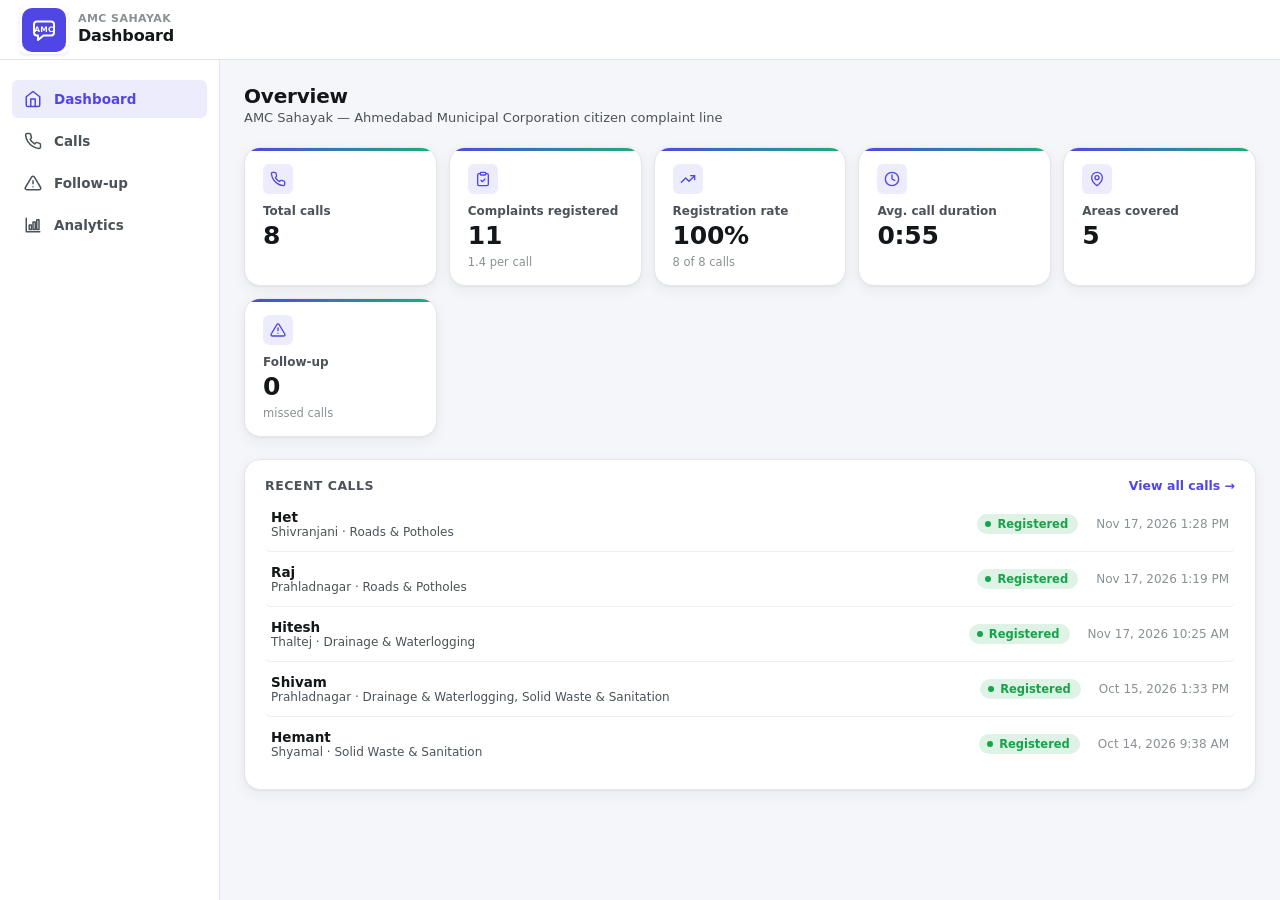
<file: dashboard/index.html>
<!doctype html>
<html lang="en">
<head>
<meta charset="UTF-8" />
<meta name="viewport" content="width=device-width, initial-scale=1.0" />
<title>Dashboard — AMC Sahayak Call Analytics</title>
<link rel="stylesheet" href="assets/app.css" />
</head>
<body data-page="dashboard" data-title="Dashboard" data-show-range="false">
<div class="app-shell">
  <div class="body-row">
    <main class="page-content" id="page-content">
      <div class="page-inner">

        <div class="page-header">
          <div>
            <h1>Overview</h1>
            <p>AMC Sahayak — Ahmedabad Municipal Corporation citizen complaint line</p>
          </div>
        </div>

        <div class="kpi-row" id="kpi-row"></div>

        <div class="card">
          <div class="section-header">
            <h2 style="margin:0;">Recent calls</h2>
            <a class="view-all" href="calls.html">View all calls →</a>
          </div>
          <div class="recent-list" id="recent-list"></div>
        </div>


      </div>
    </main>
  </div>
</div>

<script src="calls_data.js"></script>
<script src="assets/dashboard-lib.js"></script>
<script src="assets/layout.js"></script>
<script>
(function () {
  const lib = window.DashboardLib;
  const data = (typeof CALLS_DATA !== "undefined") ? CALLS_DATA : [];

  lib.renderKPIs("kpi-row", data);

  const recent = lib.sortByNewest(data).slice(0, 5);
  const list = document.getElementById("recent-list");
  if (!recent.length) {
    list.innerHTML = `<div class="empty-state">${lib.ICONS.search}<div>No calls yet.</div></div>`;
  } else {
    list.innerHTML = recent.map(r => {
      const when = r.call_datetime_display || r.call_date || "—";
      const who = r.caller_name || "Not given";
      const dept = [r.area, lib.categoriesOf(r).join(", ")].filter(Boolean).join(" · ") || "—";
      return `
        <a class="recent-item" href="call.html?id=${encodeURIComponent(r.id)}">
          <div class="who">
            <div class="who-text">
              <div class="name">${lib.escapeHtml(who)}</div>
              <div class="meta">${lib.escapeHtml(dept)}</div>
            </div>
          </div>
          <div class="recent-right">
            ${lib.statusBadge(r)}
            <span class="when">${lib.escapeHtml(when)}</span>
          </div>
        </a>
      `;
    }).join("");
  }
})();
</script>
</body>
</html>
</file>
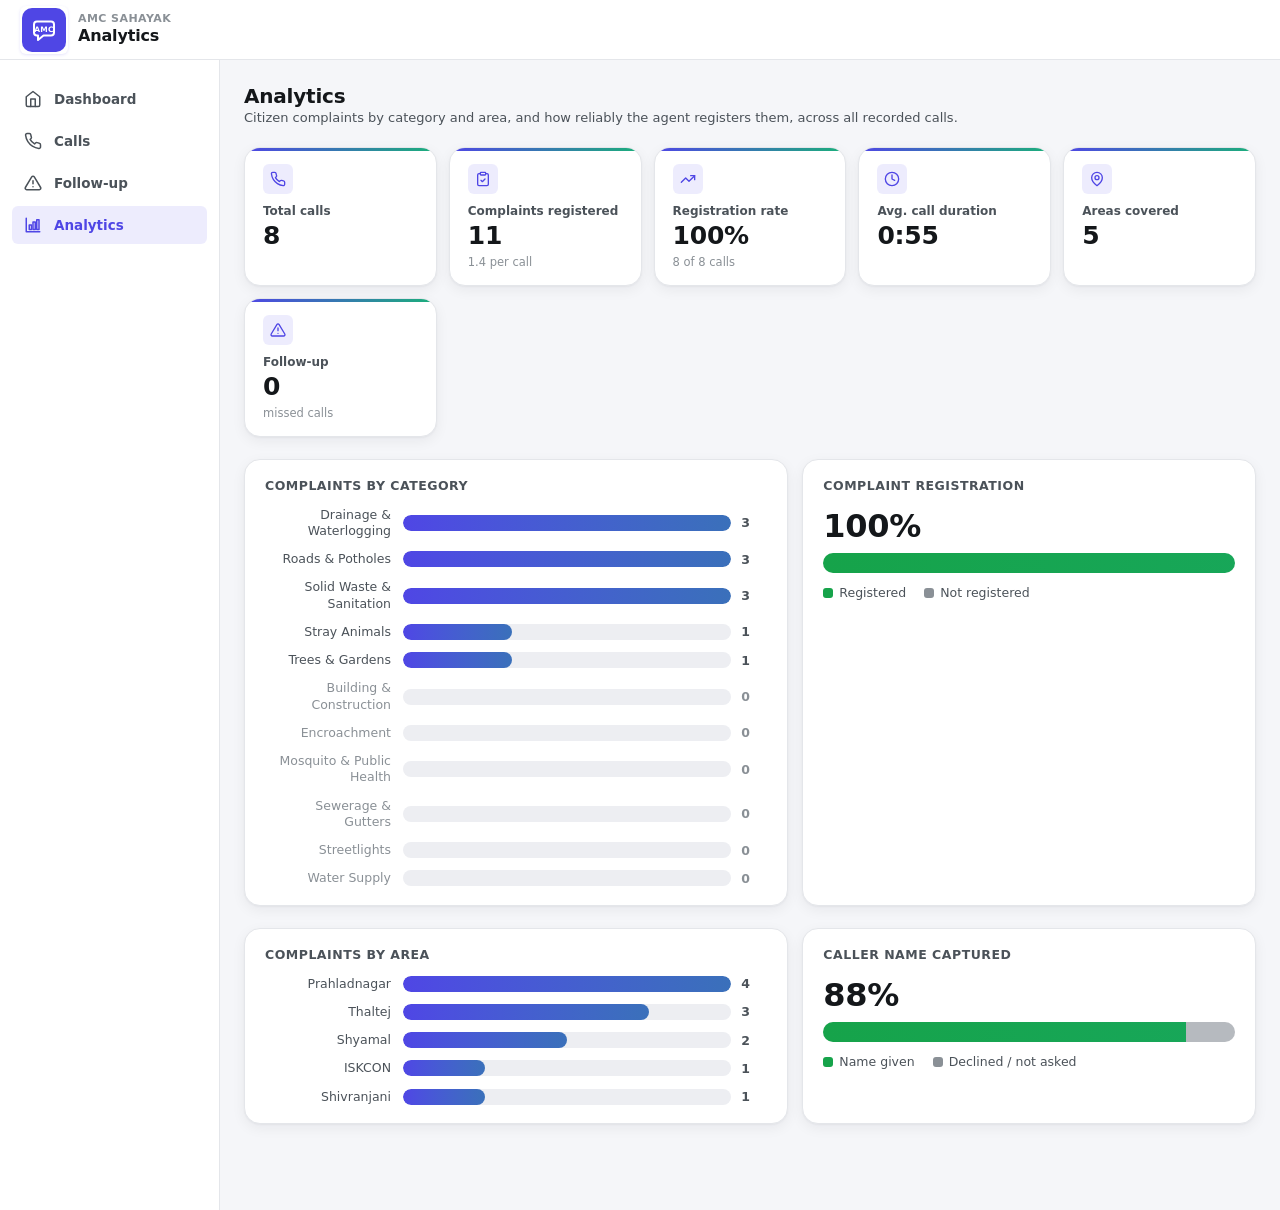
<file: dashboard/analytics.html>
<!doctype html>
<html lang="en">
<head>
<meta charset="UTF-8" />
<meta name="viewport" content="width=device-width, initial-scale=1.0" />
<title>Analytics — AMC Sahayak Call Analytics</title>
<link rel="stylesheet" href="assets/app.css" />
</head>
<body data-page="analytics" data-title="Analytics" data-show-range="false">
<div class="app-shell">
  <div class="body-row">
    <main class="page-content" id="page-content">
      <div class="page-inner">

        <div class="page-header">
          <div>
            <h1>Analytics</h1>
            <p>Citizen complaints by category and area, and how reliably the agent registers them, across all recorded calls.</p>
          </div>
        </div>

        <div class="kpi-row" id="kpi-row"></div>

        <div class="chart-row">
          <div class="card">
            <h2>Complaints by category</h2>
            <div id="category-chart"></div>
          </div>
          <div class="card">
            <h2>Complaint registration</h2>
            <div class="outcome-pct" id="outcome-pct">—</div>
            <div class="outcome-bar" id="outcome-bar"></div>
            <div class="legend">
              <span><span class="swatch" style="background:var(--status-good)"></span>Registered</span>
              <span><span class="swatch" style="background:var(--muted)"></span>Not registered</span>
            </div>
          </div>
        </div>

        <div class="chart-row">
          <div class="card">
            <h2>Complaints by area</h2>
            <div id="area-chart"></div>
          </div>
          <div class="card">
            <h2>Caller name captured</h2>
            <div class="outcome-pct" id="name-pct">—</div>
            <div class="outcome-bar" id="name-bar"></div>
            <div class="legend">
              <span><span class="swatch" style="background:var(--status-good)"></span>Name given</span>
              <span><span class="swatch" style="background:var(--muted)"></span>Declined / not asked</span>
            </div>
          </div>
        </div>


      </div>
    </main>
  </div>
</div>

<script src="calls_data.js"></script>
<script src="assets/dashboard-lib.js"></script>
<script src="assets/layout.js"></script>
<script>
(function () {
  const lib = window.DashboardLib;
  const data = (typeof CALLS_DATA !== "undefined") ? CALLS_DATA : [];

  lib.renderKPIs("kpi-row", data);
  lib.renderCategoryChart("category-chart", data);
  lib.renderOutcome("outcome-pct", "outcome-bar", data);
  lib.renderAreaChart("area-chart", data);
  const answered = data.filter(r => r.call_status !== "missed");
  lib.renderSplit("name-pct", "name-bar", answered, r => !!r.caller_name, "Name given", "Declined / not asked");
})();
</script>
</body>
</html>
</file>
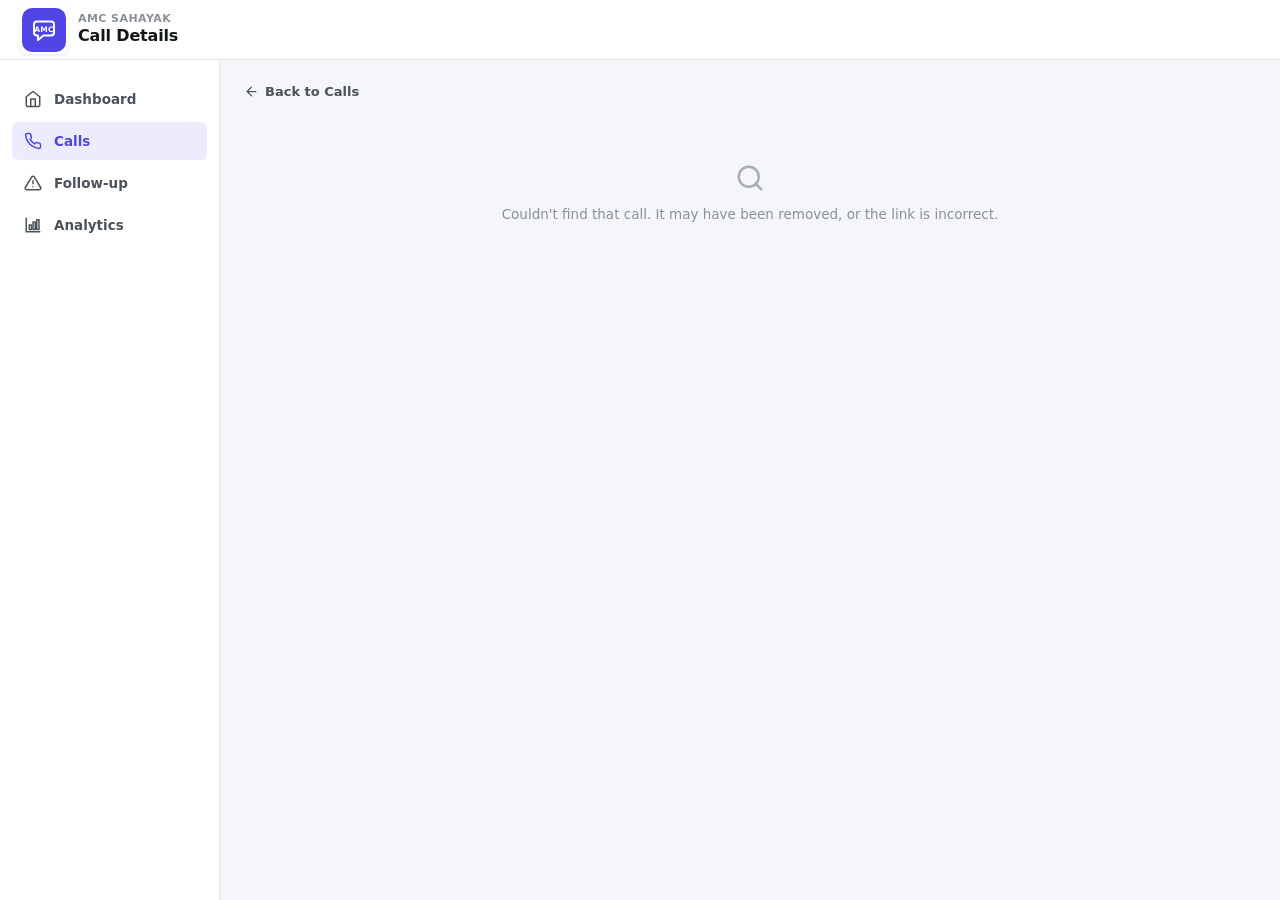
<file: dashboard/call.html>
<!doctype html>
<html lang="en">
<head>
<meta charset="UTF-8" />
<meta name="viewport" content="width=device-width, initial-scale=1.0" />
<title>Call Details — AMC Sahayak Call Analytics</title>
<link rel="stylesheet" href="assets/app.css" />
</head>
<body data-page="call" data-title="Call Details" data-show-range="false">
<div class="app-shell">
  <div class="body-row">
    <main class="page-content" id="page-content">
      <div class="page-inner">

        <a class="back-link" href="calls.html" id="back-link"></a>

        <div id="call-header" class="page-header" style="display:none;">
          <div>
            <h1 id="call-title">Call details</h1>
            <p id="call-subtitle"></p>
          </div>
          <span id="call-badge-slot"></span>
        </div>

        <div class="card" id="call-card" style="display:none;"></div>

        <div class="empty-state" id="not-found" style="display:none;">
          <span id="not-found-icon-slot"></span>
          <div>Couldn't find that call. It may have been removed, or the link is incorrect.</div>
        </div>

      </div>
    </main>
  </div>
</div>

<script src="calls_data.js"></script>
<script src="assets/dashboard-lib.js"></script>
<script src="assets/layout.js"></script>
<script>
(function () {
  const lib = window.DashboardLib;
  const data = (typeof CALLS_DATA !== "undefined") ? CALLS_DATA : [];

  document.getElementById("back-link").innerHTML = lib.ICONS.arrowLeft + "<span>Back to Calls</span>";

  const params = new URLSearchParams(window.location.search);
  const id = params.get("id");
  const record = id ? data.find(r => r.id === id) : null;

  if (!record) {
    document.getElementById("not-found-icon-slot").outerHTML = lib.ICONS.search;
    document.getElementById("not-found").style.display = "block";
    return;
  }

  document.title = (record.caller_name || "Call") + " — Call Details — AMC Sahayak Call Analytics";
  document.getElementById("call-header").style.display = "flex";
  document.getElementById("call-title").textContent = record.caller_name || "Anonymous caller";
  document.getElementById("call-subtitle").textContent =
    [record.call_datetime_display || record.call_date, record.area, record.phone].filter(Boolean).join(" · ");
  document.getElementById("call-badge-slot").innerHTML = lib.statusBadge(record);

  const card = document.getElementById("call-card");
  card.style.display = "block";
  card.innerHTML = lib.renderDetail(record);
  lib.wireTranscriptToggle(card);
})();
</script>
</body>
</html>
</file>
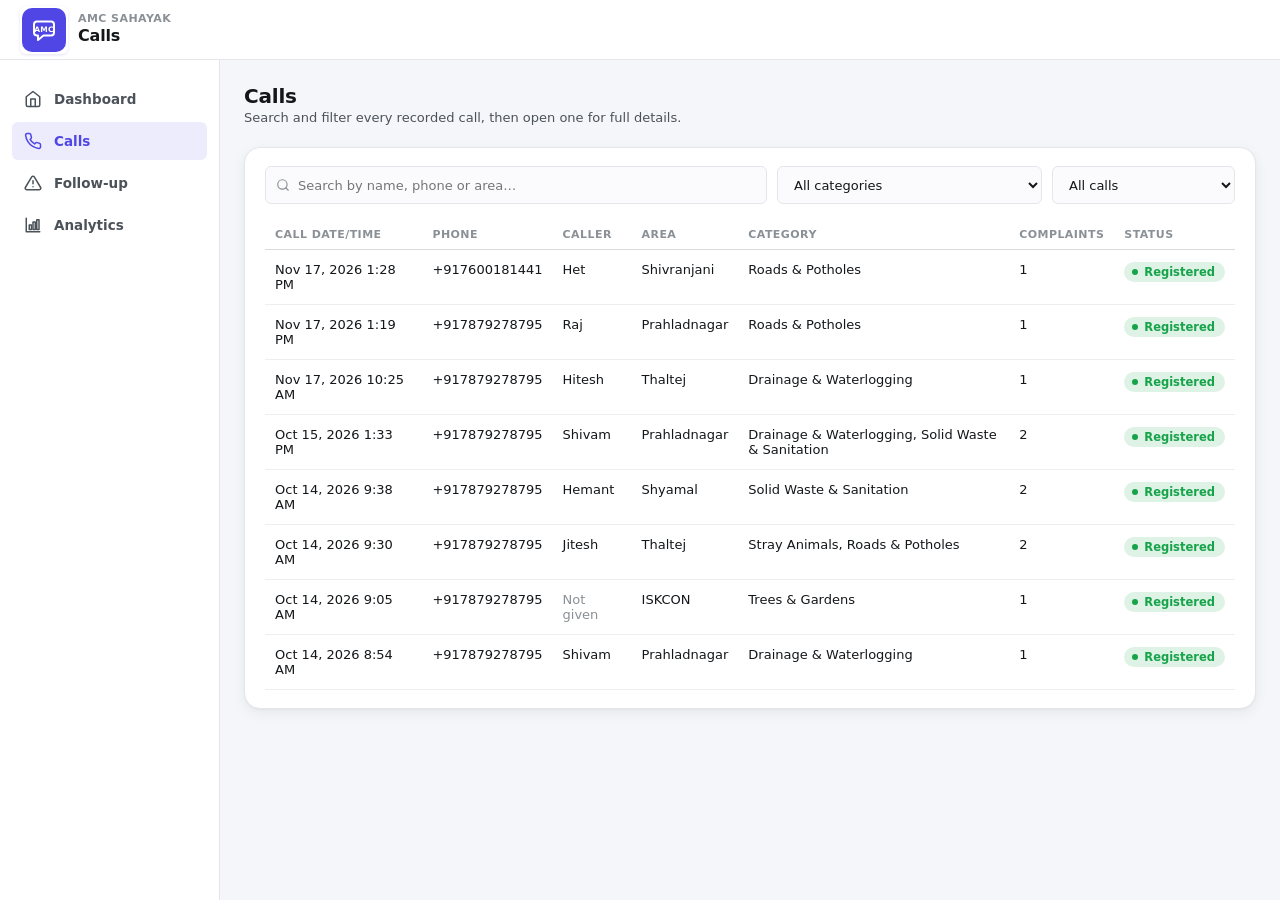
<file: dashboard/calls.html>
<!doctype html>
<html lang="en">
<head>
<meta charset="UTF-8" />
<meta name="viewport" content="width=device-width, initial-scale=1.0" />
<title>Calls — AMC Sahayak Call Analytics</title>
<link rel="stylesheet" href="assets/app.css" />
</head>
<body data-page="calls" data-title="Calls" data-show-range="false">
<div class="app-shell">
  <div class="body-row">
    <main class="page-content" id="page-content">
      <div class="page-inner">

        <div class="page-header">
          <div>
            <h1>Calls</h1>
            <p>Search and filter every recorded call, then open one for full details.</p>
          </div>
        </div>

        <div class="card">
          <div class="filters">
            <div class="field search">
              <span aria-hidden="true" id="search-icon-slot"></span>
              <input id="search" type="text" placeholder="Search by name, phone or area…" aria-label="Search by name, phone number or area" />
            </div>
            <select id="category-filter" aria-label="Filter by complaint category"><option value="">All categories</option></select>
            <select id="status-filter" aria-label="Filter by complaint status">
              <option value="">All calls</option>
              <option value="registered">Complaint registered</option>
              <option value="pending">Not registered</option>
              <option value="missed">Missed</option>
            </select>
          </div>
          <div class="table-scroll">
            <table>
              <thead>
                <tr>
                  <th>Call date/time</th>
                  <th>Phone</th>
                  <th>Caller</th>
                  <th>Area</th>
                  <th>Category</th>
                  <th>Complaints</th>
                  <th>Status</th>
                </tr>
              </thead>
              <tbody id="calls-tbody"></tbody>
            </table>
          </div>
          <div class="empty-state" id="empty-state" style="display:none;">
            <span id="empty-icon-slot"></span>
            <div>No calls match these filters.</div>
          </div>
        </div>


      </div>
    </main>
  </div>
</div>

<script src="calls_data.js"></script>
<script src="assets/dashboard-lib.js"></script>
<script src="assets/layout.js"></script>
<script>
(function () {
  const lib = window.DashboardLib;
  const data = (typeof CALLS_DATA !== "undefined") ? CALLS_DATA : [];

  document.getElementById("search-icon-slot").outerHTML = lib.ICONS.search;
  document.getElementById("empty-icon-slot").outerHTML = lib.ICONS.search;

  lib.populateCategoryFilter("category-filter", data);

  const searchParams = new URLSearchParams(window.location.search);
  const initialStatus = searchParams.get("status");
  const isFollowUpView = searchParams.get("view") === "followup";

  if (isFollowUpView) {
    document.getElementById("status-filter").value = "missed";
  } else if (initialStatus === "missed" || initialStatus === "registered" || initialStatus === "pending") {
    document.getElementById("status-filter").value = initialStatus;
  }

  if (isFollowUpView) {
    document.title = "Follow-up — AMC Sahayak Call Analytics";
    const h1 = document.querySelector(".page-header h1");
    if (h1) h1.textContent = "Follow-up";
    const subtitle = document.querySelector(".page-header p");
    if (subtitle) subtitle.textContent = "Missed calls that need a follow-up.";
    document.getElementById("status-filter").style.display = "none";
  }

  function detailsUrlFor(r) {
    return "call.html?id=" + encodeURIComponent(r.id);
  }

  function applyFilters() {
    const q = document.getElementById("search").value.trim().toLowerCase();
    const category = document.getElementById("category-filter").value;
    const status = document.getElementById("status-filter").value;

    let rows = data.filter(r => {
      if (q) {
        const hay = `${r.caller_name || ""} ${r.phone || ""} ${r.area || ""} ${r.location || ""}`.toLowerCase();
        if (!hay.includes(q)) return false;
      }
      if (category && !lib.categoriesOf(r).includes(category)) return false;
      if (status === "registered" && !r.complaint_registered) return false;
      if (status === "pending" && (r.complaint_registered || r.call_status === "missed")) return false;
      if (status === "missed" && r.call_status !== "missed") return false;
      return true;
    });
    lib.renderTable("calls-tbody", "empty-state", lib.sortByNewest(rows), detailsUrlFor);
  }

  document.getElementById("search").addEventListener("input", applyFilters);
  document.getElementById("category-filter").addEventListener("change", applyFilters);
  document.getElementById("status-filter").addEventListener("change", applyFilters);

  applyFilters();
})();
</script>
</body>
</html>
</file>
<file: dashboard/assets/app.css>
/* Shared styles for all dashboard pages. Deliberately a single formal
   light theme — white cards on a soft neutral page, no dark-mode switch. */
:root {
  color-scheme: light;
  --page:           #f5f6f9;
  --surface-1:      #ffffff;
  --surface-2:      #fbfbfd;
  --text-primary:   #14171a;
  --text-secondary: #4b5259;
  --muted:          #8a9096;
  --gridline:       #edeef2;
  --baseline:       #d7dbde;
  --border:         #e4e6ea;

  --accent:         #4f46e5; /* indigo — AI/voice identity */
  --accent-dark:    #3f37c9;
  --accent-soft:    color-mix(in srgb, var(--accent) 10%, transparent);
  --accent-soft-2:  color-mix(in srgb, var(--accent) 6%, transparent);

  --series-1:       #4f46e5;
  --series-2:       #eb6834;
  --series-3:       #1baf7a;
  --status-good:    #16a34a;
  --status-good-soft: color-mix(in srgb, var(--status-good) 14%, transparent);
  --status-warning: #f59e0b;
  --status-critical:#dc2626;
  --status-critical-soft: color-mix(in srgb, var(--status-critical) 12%, transparent);
  --chip-bg:        #f1f2f8;

  --radius-sm: 6px;
  --radius-md: 10px;
  --radius-lg: 16px;

  --shadow-sm: 0 1px 2px rgba(16, 24, 32, 0.04);
  --shadow-md: 0 1px 2px rgba(16, 24, 32, 0.04), 0 4px 14px rgba(16, 24, 32, 0.06);
  --shadow-lg: 0 2px 4px rgba(16, 24, 32, 0.05), 0 12px 28px rgba(16, 24, 32, 0.08);
  --card-shadow: var(--shadow-md);

  --sidebar-w: 220px;
  --topbar-h: 60px;
}

* { box-sizing: border-box; }
html, body { height: 100%; }
body {
  margin: 0;
  font-family: system-ui, -apple-system, "Segoe UI", sans-serif;
  background: var(--page);
  color: var(--text-primary);
  -webkit-font-smoothing: antialiased;
}
a { color: var(--accent); }
button { font-family: inherit; }
:focus-visible { outline: 2px solid var(--accent); outline-offset: 2px; border-radius: 4px; }

/* ================= App shell (sidebar + topbar) ================= */
.app-shell { min-height: 100vh; display: flex; flex-direction: column; }

.topbar {
  height: var(--topbar-h); flex: 0 0 auto; display: flex; align-items: center; gap: 14px;
  padding: 0 20px; background: var(--surface-1); border-bottom: 1px solid var(--border);
  position: sticky; top: 0; z-index: 30;
}
.icon-btn {
  display: inline-flex; align-items: center; justify-content: center; width: 34px; height: 34px;
  border-radius: var(--radius-sm); border: 1px solid transparent; background: transparent; color: var(--text-secondary);
  cursor: pointer; transition: background 0.12s ease, color 0.12s ease; flex: 0 0 auto;
}
.icon-btn svg { width: 18px; height: 18px; }
.icon-btn:hover { background: var(--accent-soft-2); color: var(--text-primary); }
.topbar .menu-btn { display: none; }
.topbar .brand { display: flex; align-items: center; gap: 10px; min-width: 0; }
.topbar .brand-mark {
  flex: 0 0 auto; width: auto; height: 48px; border-radius: var(--radius-sm);
  background: #fff; color: #fff; padding: 2px;
  display: flex; align-items: center; justify-content: center; overflow: hidden;
  box-shadow: 0 1px 3px color-mix(in srgb, var(--accent) 15%, transparent);
}
.topbar .brand-mark svg { width: 16px; height: 16px; }
.topbar .brand-mark img { width: auto; height: 100%; object-fit: contain; }
.topbar .brand-text { min-width: 0; }
.topbar .brand-name { font-size: 11px; font-weight: 700; color: var(--muted); text-transform: uppercase; letter-spacing: 0.04em; line-height: 1.3; }
.topbar .page-title { font-size: 16px; font-weight: 700; letter-spacing: -0.01em; line-height: 1.3; white-space: nowrap; overflow: hidden; text-overflow: ellipsis; }
.topbar .spacer { flex: 1 1 auto; }
.range-chip {
  display: inline-flex; align-items: center; gap: 6px; background: var(--surface-2); border: 1px solid var(--border);
  border-radius: 999px; padding: 7px 14px; font-size: 12.5px; font-weight: 600; color: var(--text-secondary); white-space: nowrap;
}
.range-chip svg { width: 14px; height: 14px; color: var(--muted); flex: 0 0 auto; }

.body-row { flex: 1 1 auto; display: flex; min-height: 0; position: relative; }

.sidebar {
  position: relative;
  flex: 0 0 var(--sidebar-w); width: var(--sidebar-w); background: var(--surface-1); border-right: 1px solid var(--border);
  display: flex; flex-direction: column; padding: 16px 12px;
}
.sidebar nav { display: flex; flex-direction: column; gap: 4px; flex: 1 1 auto; margin-top: 4px; }
.sidebar .nav-link {
  display: flex; align-items: center; gap: 12px; padding: 10px 12px; border-radius: var(--radius-sm);
  color: var(--text-secondary); text-decoration: none; font-size: 13.5px; font-weight: 600;
  transition: background 0.12s ease, color 0.12s ease; white-space: nowrap; overflow: hidden;
}
.sidebar .nav-link .nav-icon { flex: 0 0 auto; width: 18px; height: 18px; display: flex; }
.sidebar .nav-link .nav-icon svg { width: 18px; height: 18px; }
.sidebar .nav-link:hover { background: var(--accent-soft-2); color: var(--text-primary); }
.sidebar .nav-link.active { background: var(--accent-soft); color: var(--accent); }

.sidebar-backdrop {
  position: fixed; inset: 0; background: rgba(20, 23, 26, 0.45); z-index: 35; opacity: 0; pointer-events: none;
  transition: opacity 0.18s ease;
}
.sidebar-backdrop.visible { opacity: 1; pointer-events: auto; }

main.page-content { flex: 1 1 auto; min-width: 0; padding: 24px 24px 64px; }
.page-inner { max-width: 1180px; margin: 0 auto; }

@media (max-width: 880px) {
  .topbar .menu-btn { display: inline-flex; }
  .sidebar {
    position: fixed; top: 0; left: 0; bottom: 0; z-index: 40; width: 240px; flex-basis: 240px;
    transform: translateX(-100%); box-shadow: var(--shadow-lg);
  }
  .sidebar.mobile-open { transform: translateX(0); }
  main.page-content { padding: 18px 16px 48px; }
}

/* ================= Page header (per-page intro line) ================= */
.page-header { display: flex; align-items: flex-end; justify-content: space-between; gap: 16px; margin-bottom: 22px; flex-wrap: wrap; }
.page-header h1 { font-size: 20px; font-weight: 700; margin: 0 0 2px; letter-spacing: -0.01em; }
.page-header p { margin: 0; color: var(--text-secondary); font-size: 13px; }

/* ================= KPI tiles ================= */
.kpi-row { display: grid; grid-template-columns: repeat(auto-fit, minmax(170px, 1fr)); gap: 12px; margin-bottom: 22px; }
.kpi-tile {
  position: relative; overflow: hidden;
  background: var(--surface-1); border: 1px solid var(--border); border-radius: var(--radius-lg);
  padding: 16px 18px; box-shadow: var(--card-shadow);
  transition: box-shadow 0.15s ease, transform 0.15s ease;
}
.kpi-tile:hover { box-shadow: var(--shadow-lg); transform: translateY(-1px); }
.kpi-tile-link { cursor: pointer; }
.kpi-tile-link:hover { border-color: var(--accent); }
.kpi-tile-link:focus-visible { outline: 2px solid var(--accent); outline-offset: 2px; }
.kpi-tile::before {
  content: ""; position: absolute; inset: 0 0 auto 0; height: 3px;
  background: linear-gradient(90deg, var(--accent), var(--series-3));
}
.kpi-tile .icon {
  width: 30px; height: 30px; border-radius: var(--radius-sm); margin-bottom: 10px;
  background: var(--accent-soft); color: var(--accent);
  display: flex; align-items: center; justify-content: center;
}
.kpi-tile .icon svg { width: 16px; height: 16px; }
.kpi-tile .label { font-size: 12px; color: var(--text-secondary); margin-bottom: 4px; font-weight: 600; }
.kpi-tile .value { font-size: 25px; font-weight: 700; line-height: 1.15; letter-spacing: -0.01em; }
.kpi-tile .sub { font-size: 11.5px; color: var(--muted); margin-top: 4px; }

/* ================= Chart row / cards ================= */
.chart-row { display: grid; grid-template-columns: 1.2fr 1fr; gap: 14px; margin-bottom: 22px; align-items: stretch; }
@media (max-width: 820px) { .chart-row { grid-template-columns: 1fr; } }
.card {
  background: var(--surface-1); border: 1px solid var(--border); border-radius: var(--radius-lg);
  padding: 18px 20px; box-shadow: var(--card-shadow); margin-bottom: 22px;
}
.card:last-child { margin-bottom: 0; }
.chart-row .card { margin-bottom: 0; }
.card h2 {
  font-size: 12.5px; font-weight: 700; margin: 0 0 14px; color: var(--text-secondary);
  text-transform: uppercase; letter-spacing: 0.04em;
}

.bar-row { display: flex; align-items: center; gap: 10px; margin-bottom: 12px; position: relative; }
.bar-row:last-child { margin-bottom: 0; }
.bar-row .bar-label {
  width: 128px; flex: 0 0 128px; font-size: 12.5px; color: var(--text-secondary);
  text-align: right; padding-right: 2px; line-height: 1.3;
}
.bar-track { flex: 1; height: 16px; background: var(--gridline); border-radius: 999px; overflow: hidden; }
.bar-fill {
  height: 100%; border-radius: 999px; min-width: 6px;
  background: linear-gradient(90deg, var(--accent), color-mix(in srgb, var(--accent) 60%, var(--series-3)));
  transition: width 0.5s cubic-bezier(0.22, 1, 0.36, 1);
}
.bar-count { width: 26px; flex: 0 0 26px; font-size: 12.5px; color: var(--text-secondary); font-variant-numeric: tabular-nums; font-weight: 600; }

.outcome-bar { height: 20px; border-radius: 999px; overflow: hidden; display: flex; background: var(--gridline); margin-bottom: 12px; }
.outcome-seg { height: 100%; transition: width 0.5s cubic-bezier(0.22, 1, 0.36, 1); }
.outcome-seg.registered { background: linear-gradient(90deg, var(--status-good), color-mix(in srgb, var(--status-good) 70%, var(--series-3))); }
.outcome-seg.pending { background: var(--muted); opacity: 0.55; }
.legend { display: flex; gap: 18px; font-size: 12.5px; color: var(--text-secondary); flex-wrap: wrap; }
.legend .swatch { width: 10px; height: 10px; border-radius: 3px; display: inline-block; margin-right: 6px; vertical-align: middle; }
.outcome-pct { font-size: 32px; font-weight: 700; margin: 2px 0 8px; letter-spacing: -0.01em; }

/* ================= Filters ================= */
.filters { display: flex; gap: 10px; flex-wrap: wrap; margin-bottom: 16px; }
.filters .field { position: relative; }
.filters input, .filters select {
  background: var(--surface-2); border: 1px solid var(--border); color: var(--text-primary);
  border-radius: var(--radius-sm); padding: 9px 12px; font-size: 13px; font-family: inherit;
  height: 38px; transition: border-color 0.15s ease, background 0.15s ease;
}
.filters input:hover, .filters select:hover { border-color: var(--muted); }
.filters input:focus, .filters select:focus { background: var(--surface-1); border-color: var(--accent); }
.filters .field.search { flex: 1; min-width: 220px; }
.filters .field.search svg {
  position: absolute; left: 11px; top: 50%; transform: translateY(-50%);
  width: 14px; height: 14px; color: var(--muted); pointer-events: none;
}
.filters .field.search input { width: 100%; padding-left: 32px; }
.filters select { cursor: pointer; }

/* ================= Table ================= */
.table-scroll { overflow-x: auto; }
table { width: 100%; border-collapse: collapse; font-size: 13px; }
thead th {
  text-align: left; font-size: 11px; text-transform: uppercase; letter-spacing: 0.04em;
  color: var(--muted); font-weight: 700; padding: 8px 10px; border-bottom: 1px solid var(--baseline);
  white-space: nowrap;
}
tbody td { padding: 12px 10px; border-bottom: 1px solid var(--gridline); vertical-align: top; }
tbody tr.call-row { cursor: pointer; transition: background 0.12s ease; }
tbody tr.call-row:hover { background: var(--accent-soft-2); }
tbody tr.call-row:focus-visible { outline-offset: -2px; }
.phone-cell { font-variant-numeric: tabular-nums; }
.badge {
  display: inline-flex; align-items: center; gap: 6px; padding: 3px 10px 3px 8px;
  border-radius: 999px; font-size: 11.5px; font-weight: 700;
}
.badge .dot { width: 6px; height: 6px; border-radius: 50%; flex: 0 0 auto; }
.badge.registered { background: var(--status-good-soft); color: var(--status-good); }
.badge.registered .dot { background: var(--status-good); }
.badge.pending { background: var(--chip-bg); color: var(--text-secondary); }
.badge.pending .dot { background: var(--muted); }
.badge.missed { background: color-mix(in srgb, var(--status-warning) 16%, transparent); color: var(--status-warning); }
.badge.missed .dot { background: var(--status-warning); }
.muted-cell { color: var(--muted); }

/* ================= Call detail content (used inline or standalone) ================= */
.detail-panel { padding: 0; }
.detail-grid { display: grid; grid-template-columns: 1fr 1fr; gap: 22px; }
@media (max-width: 700px) { .detail-grid { grid-template-columns: 1fr; } }
.detail-grid h3 { font-size: 11px; text-transform: uppercase; letter-spacing: 0.04em; color: var(--muted); margin: 0 0 8px; font-weight: 700; }
.detail-grid h3:not(:first-child) { margin-top: 16px; }
.detail-grid p { margin: 0 0 4px; color: var(--text-secondary); line-height: 1.55; }
.chips { display: flex; flex-wrap: wrap; gap: 6px; margin-bottom: 4px; }
.chip { background: var(--chip-bg); color: var(--text-secondary); font-size: 12px; font-weight: 600; padding: 4px 10px; border-radius: 999px; }
.complaint-list { margin: 0 0 4px; padding-left: 18px; font-size: 14px; line-height: 1.6; }
audio { width: 100%; height: 36px; margin-top: 4px; accent-color: var(--accent); }
a.transcript-link { font-size: 12.5px; color: var(--accent); text-decoration: none; font-weight: 600; }
a.transcript-link:hover { text-decoration: underline; }
button.transcript-toggle {
  display: inline-flex; align-items: center; gap: 6px;
  font-size: 12.5px; font-weight: 600; font-family: inherit; color: var(--accent); background: var(--surface-1);
  border: 1px solid var(--border); border-radius: var(--radius-sm); padding: 7px 12px; cursor: pointer;
  transition: background 0.15s ease, border-color 0.15s ease;
}
button.transcript-toggle svg { width: 12px; height: 12px; transition: transform 0.15s ease; }
button.transcript-toggle[aria-expanded="true"] svg { transform: rotate(180deg); }
button.transcript-toggle:hover { background: var(--accent-soft-2); border-color: var(--accent); }
pre.transcript-pane {
  margin: 10px 0 0; max-height: 340px; overflow-y: auto; white-space: pre-wrap; word-break: break-word;
  background: var(--surface-1); border: 1px solid var(--border); border-radius: var(--radius-sm); padding: 12px 14px;
  font-size: 12px; line-height: 1.6; color: var(--text-secondary); font-family: inherit;
}
pre.transcript-pane.is-error {
  display: flex; align-items: flex-start; gap: 8px;
  background: var(--status-critical-soft); border-color: color-mix(in srgb, var(--status-critical) 30%, var(--border));
  color: var(--status-critical); white-space: normal;
}
pre.transcript-pane.is-error svg { width: 15px; height: 15px; flex: 0 0 auto; margin-top: 1px; }

/* ================= Back link (Call Details page) ================= */
.back-link {
  display: inline-flex; align-items: center; gap: 6px; font-size: 13px; font-weight: 600;
  color: var(--text-secondary); text-decoration: none; margin-bottom: 16px;
}
.back-link svg { width: 15px; height: 15px; }
.back-link:hover { color: var(--accent); }

/* ================= Recent calls (Dashboard) ================= */
.section-header { display: flex; align-items: center; justify-content: space-between; margin-bottom: 4px; }
.section-header .view-all { font-size: 12.5px; font-weight: 600; color: var(--accent); text-decoration: none; }
.section-header .view-all:hover { text-decoration: underline; }
.recent-list { display: flex; flex-direction: column; }
.recent-item {
  display: flex; align-items: center; justify-content: space-between; gap: 14px; padding: 12px 6px;
  border-bottom: 1px solid var(--gridline); text-decoration: none; color: inherit; border-radius: var(--radius-sm);
  transition: background 0.12s ease;
}
.recent-item:last-child { border-bottom: none; }
.recent-item:hover { background: var(--accent-soft-2); }
.recent-item .who { display: flex; align-items: center; gap: 10px; min-width: 0; }
.recent-item .who-text { min-width: 0; }
.recent-item .name { font-weight: 600; font-size: 13.5px; white-space: nowrap; overflow: hidden; text-overflow: ellipsis; }
.recent-item .meta { font-size: 12px; color: var(--text-secondary); white-space: nowrap; overflow: hidden; text-overflow: ellipsis; }
.recent-item .when { font-size: 12px; color: var(--muted); white-space: nowrap; flex: 0 0 auto; margin-left: 8px; }
.recent-item .recent-right { display: flex; align-items: center; gap: 10px; flex: 0 0 auto; }

/* ================= Empty / not-found states ================= */
.empty-state { text-align: center; padding: 48px 0; color: var(--muted); font-size: 13.5px; }
.empty-state svg { width: 30px; height: 30px; margin-bottom: 10px; color: var(--muted); opacity: 0.7; }

/* ================= Footer ================= */
footer.note { margin-top: 8px; font-size: 12px; color: var(--muted); text-align: center; line-height: 1.6; }
footer.note code { background: var(--chip-bg); padding: 1px 5px; border-radius: 4px; font-size: 11.5px; }

/* ================= Responsive: table becomes a card list ================= */
@media (max-width: 700px) {
  .filters .field.search { flex-basis: 100%; }
  .table-scroll { overflow-x: visible; }
  table, tbody, tbody tr.call-row { display: block; width: 100%; }
  thead { display: none; }
  tbody tr.call-row {
    border: 1px solid var(--border); border-radius: var(--radius-md); margin-bottom: 10px;
    padding: 4px 4px; box-shadow: var(--shadow-sm);
  }
  tbody tr.call-row:hover { background: var(--surface-1); }
  tbody td {
    display: flex; justify-content: space-between; align-items: center; gap: 12px;
    padding: 9px 12px; border-bottom: 1px solid var(--gridline); text-align: right;
  }
  tbody td:last-child { border-bottom: none; }
  tbody td::before {
    content: attr(data-label); font-size: 11px; font-weight: 700; text-transform: uppercase;
    letter-spacing: 0.03em; color: var(--muted); text-align: left; flex: 0 0 auto;
  }
}
</file>
